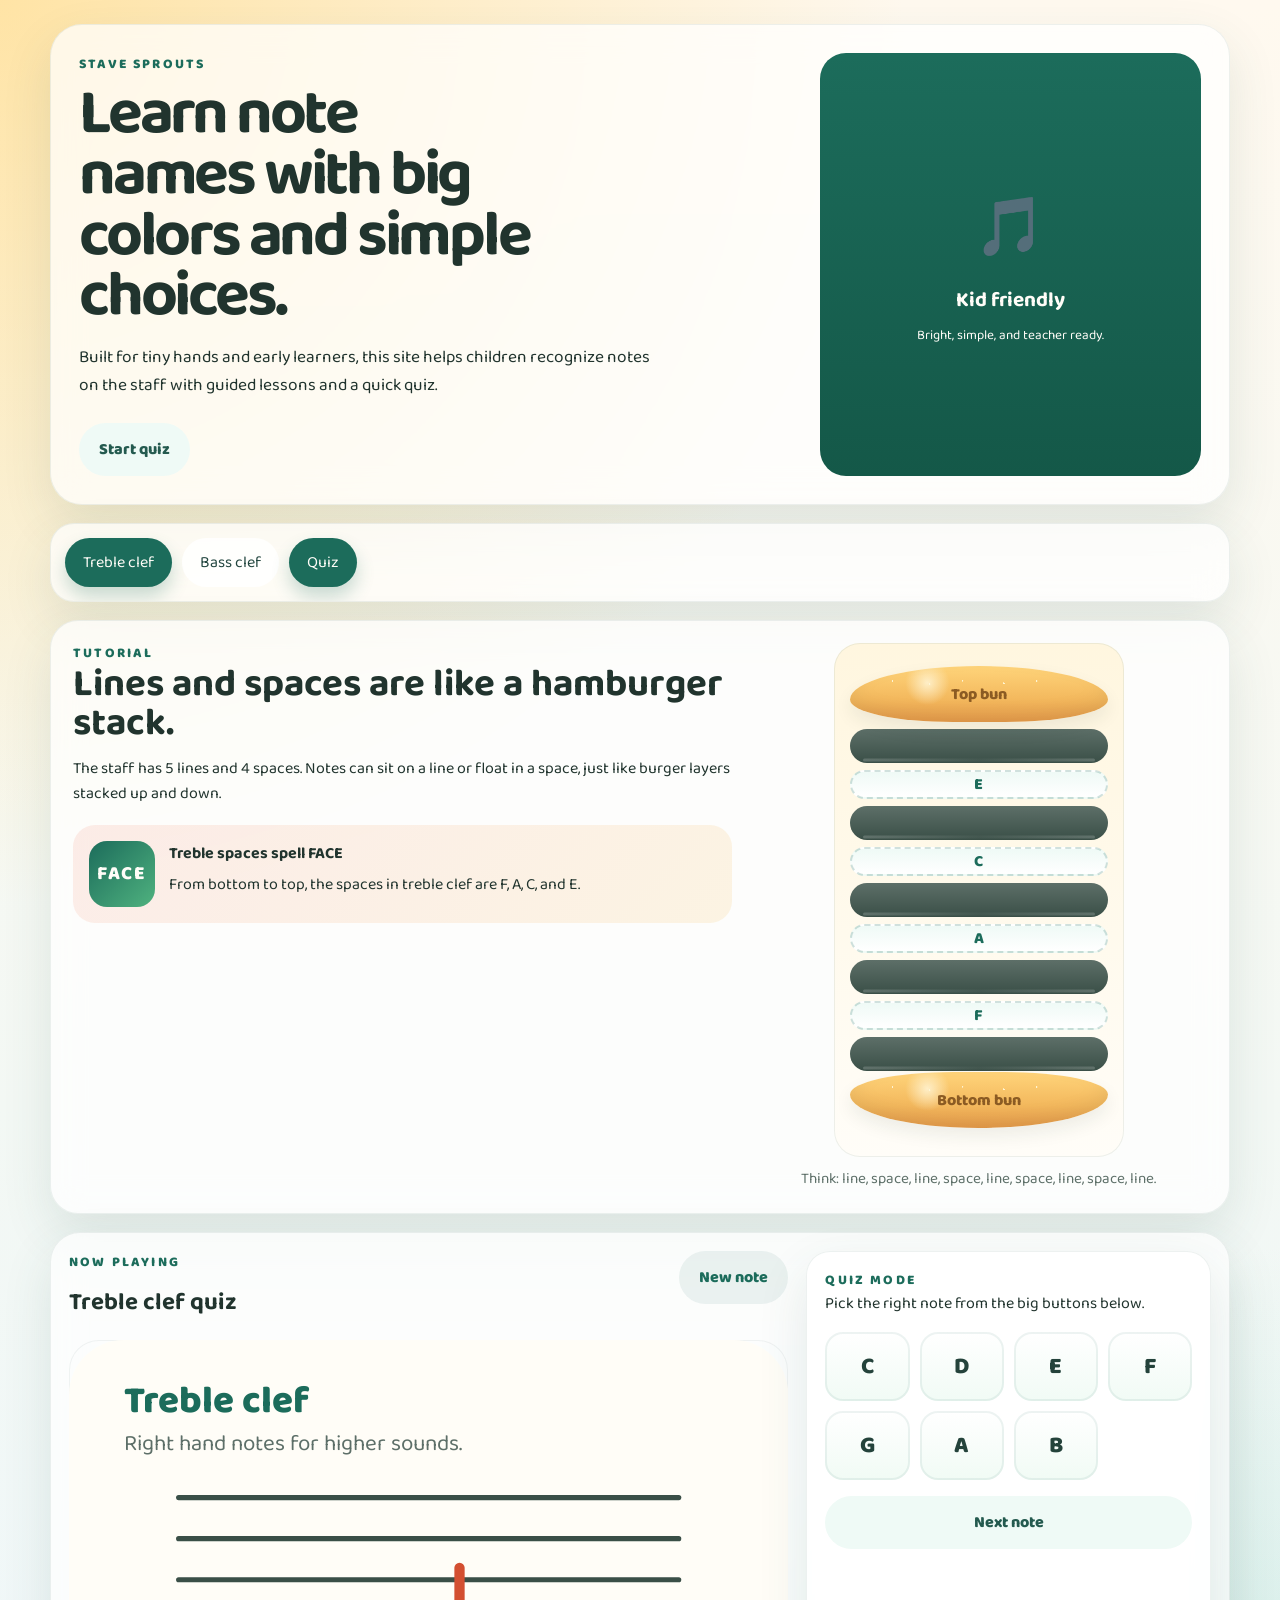
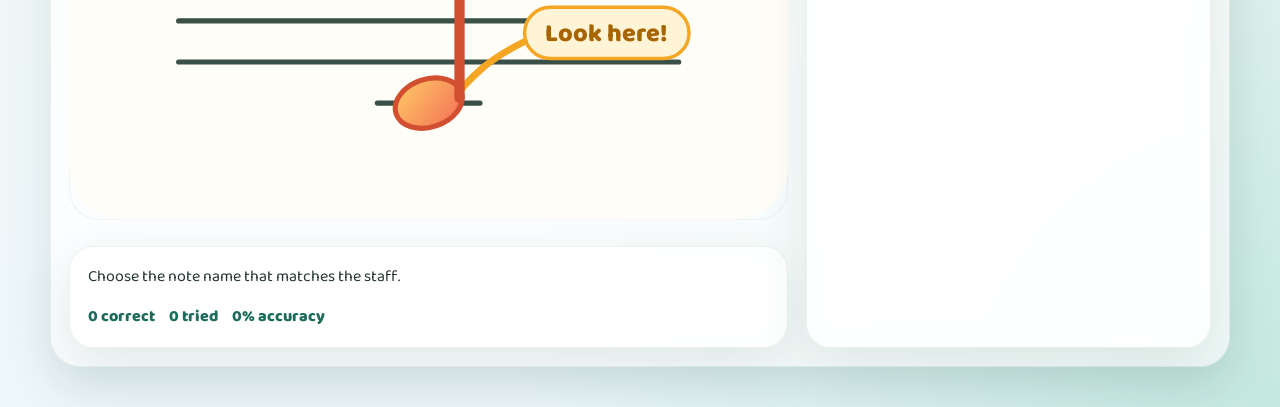
<file: stave/index.html>
<!doctype html>
<html lang="en">
  <head>
    <meta charset="UTF-8" />
    <meta name="viewport" content="width=device-width, initial-scale=1.0" />
    <meta name="theme-color" content="#1c6c5b" />
    <meta
      name="description"
      content="A playful note-recognition website for young piano learners."
    />
    <title>Stave Sprouts</title>
    <link rel="preconnect" href="https://fonts.googleapis.com">
    <link rel="preconnect" href="https://fonts.gstatic.com" crossorigin>
    <link href="https://fonts.googleapis.com/css2?family=Baloo+2:wght@400;700;800&display=swap" rel="stylesheet">
    <link rel="stylesheet" href="./styles.css" />
  </head>
  <body>
    <main class="shell">
      <section class="hero-card">
        <div class="hero-copy">
          <p class="eyebrow">Stave Sprouts</p>
          <h1>Learn note names with big colors and simple choices.</h1>
          <p class="lede">
            Built for tiny hands and early learners, this site helps children recognize notes on the staff with guided lessons and a quick quiz.
          </p>
          <div class="hero-actions">
            <button type="button" class="secondary-button" id="start-quiz-home">Start quiz</button>
          </div>
        </div>
        <div class="hero-badge">
          <span>🎵</span>
          <strong>Kid friendly</strong>
          <small>Bright, simple, and teacher ready.</small>
        </div>
      </section>

      <section class="mode-bar" aria-label="Learning modes">
        <button type="button" class="chip chip-active" id="treble-chip">Treble clef</button>
        <button type="button" class="chip" id="bass-chip">Bass clef</button>
        <!-- Practice mode removed -->
        <button type="button" class="chip" id="quiz-chip">Quiz</button>
      </section>

      <section class="tutorial-card" aria-labelledby="tutorial-title">
        <div class="tutorial-copy">
          <p class="panel-label">Tutorial</p>
          <h2 id="tutorial-title">Lines and spaces are like a hamburger stack.</h2>
          <p>
            The staff has 5 lines and 4 spaces. Notes can sit on a line or float in a space, just like burger layers stacked up and down.
          </p>
          <div class="tutorial-tip">
            <span class="tip-badge">FACE</span>
            <div>
              <strong>Treble spaces spell FACE</strong>
              <p>From bottom to top, the spaces in treble clef are F, A, C, and E.</p>
            </div>
          </div>
        </div>

        <div class="tutorial-visuals">
          <div class="cartoon-stack" aria-hidden="true">
            <div class="stack-item stack-top">Top bun</div>
            <div class="stack-item stack-line">Line</div>
            <div class="stack-item stack-space">E</div>
            <div class="stack-item stack-line">Line</div>
            <div class="stack-item stack-space">C</div>
            <div class="stack-item stack-line">Line</div>
            <div class="stack-item stack-space">A</div>
            <div class="stack-item stack-line">Line</div>
            <div class="stack-item stack-space">F</div>
            <div class="stack-item stack-line">Line</div>
            <div class="stack-item stack-bottom">Bottom bun</div>
          </div>
          <p class="tutorial-caption">Think: line, space, line, space, line, space, line, space, line.</p>
        </div>
      </section>

      <section class="workspace">
        <div class="board-panel">
          <div class="panel-header">
            <div>
              <p class="panel-label">Now playing</p>
              <h2 id="mode-title">Choose quiz</h2>
            </div>
            <button type="button" class="ghost-button" id="next-note" disabled>New note</button>
          </div>

          <div id="board-stage"></div>

          <div class="status-card" aria-live="polite">
            <p id="message">Tap a note to start the game.</p>
            <div class="score-row" id="score-row">
              <span>0 correct</span>
              <span>0 tried</span>
              <span>0% accuracy</span>
            </div>
          </div>
        </div>

        <aside class="side-panel">
          <!-- Practice panel removed -->

          <div class="panel-block">
            <p class="panel-label">Quiz mode</p>
            <p>Pick the right note from the big buttons below.</p>
            <div class="answer-grid" id="answer-grid" aria-label="Note answers"></div>
            <button type="button" class="secondary-button full" id="next-note-quiz" disabled>Next note</button>
          </div>
        </aside>
      </section>
    </main>

    <script type="module" src="./app.js"></script>
    <div id="correct-overlay" class="correct-overlay" aria-hidden="true">
      <canvas id="confetti-canvas" aria-hidden="true"></canvas>
      <div class="ribbon-container" aria-hidden="true">
      </div>
      <div class="overlay-card" role="dialog" aria-modal="true" aria-labelledby="cheers">
        <h3 id="cheers">Great job!</h3>
        <p class="overlay-message">You got it right.</p>
        <button id="overlay-next-note" class="primary-button">Next note</button>
      </div>
    </div>
  </body>
</html>
</file>
<file: stave/styles.css>
:root {
  color-scheme: light;
  font-family: 'Baloo 2', 'Trebuchet MS', 'Comic Sans MS', 'Segoe UI', sans-serif;
  color: #21342e;
  background:
    radial-gradient(circle at top left, rgba(255, 210, 105, 0.55), transparent 38%),
    radial-gradient(circle at bottom right, rgba(118, 204, 175, 0.35), transparent 32%),
    linear-gradient(180deg, #fff9ef 0%, #f3f8f4 55%, #eef7fb 100%);
}

* {
  box-sizing: border-box;
}

body {
  margin: 0;
  min-width: 320px;
  min-height: 100vh;
  background: transparent;
}

button {
  font: inherit;
}

.shell {
  width: min(1180px, calc(100% - 32px));
  margin: 0 auto;
  padding: 24px 0 40px;
}

.hero-card,
.workspace,
.mode-bar,
.panel-block,
.status-card {
  backdrop-filter: blur(16px);
  background: rgba(255, 255, 255, 0.72);
  border: 1px solid rgba(35, 76, 66, 0.08);
  box-shadow: 0 20px 50px rgba(47, 92, 80, 0.12);
}

.hero-card {
  display: grid;
  grid-template-columns: 1.7fr 0.9fr;
  gap: 20px;
  align-items: stretch;
  border-radius: 32px;
  padding: 28px;
}

.hero-copy h1 {
  margin: 0;
  max-width: 12ch;
  font-size: clamp(2.2rem, 5vw, 4.9rem);
  line-height: 0.95;
  letter-spacing: -0.05em;
}

.eyebrow,
.panel-label {
  margin: 0 0 10px;
  color: #1c6c5b;
  font-size: 0.85rem;
  font-weight: 800;
  letter-spacing: 0.16em;
  text-transform: uppercase;
}

.lede {
  max-width: 58ch;
  margin: 16px 0 0;
  font-size: 1.08rem;
  line-height: 1.6;
}

.hero-actions {
  display: flex;
  gap: 12px;
  margin-top: 24px;
  flex-wrap: wrap;
}

.primary-button,
.secondary-button,
.ghost-button,
.chip,
.answer-button {
  border: 0;
  cursor: pointer;
  transition: transform 160ms ease, box-shadow 160ms ease, background-color 160ms ease, opacity 160ms ease;
}

.primary-button,
.secondary-button,
.ghost-button {
  border-radius: 999px;
  padding: 14px 20px;
  font-weight: 800;
}

.primary-button {
  color: #fffdf8;
  background: linear-gradient(135deg, #f36f56, #f5a623);
  box-shadow: 0 12px 24px rgba(243, 111, 86, 0.24);
}

.secondary-button {
  color: #245a4f;
  background: #effaf6;
}

.ghost-button {
  color: #1c6c5b;
  background: rgba(28, 108, 91, 0.08);
}

.primary-button:hover,
.secondary-button:hover,
.ghost-button:hover,
.chip:hover,
.answer-button:hover {
  transform: translateY(-2px);
}

.primary-button:disabled,
.secondary-button:disabled,
.ghost-button:disabled,
.chip:disabled,
.answer-button:disabled {
  cursor: not-allowed;
  opacity: 0.55;
  transform: none;
}

.hero-badge {
  display: grid;
  place-content: center;
  gap: 8px;
  min-height: 100%;
  padding: 20px;
  border-radius: 26px;
  text-align: center;
  color: #fffdf8;
  background: linear-gradient(180deg, #1c6c5b 0%, #145848 100%);
}

.hero-badge span {
  font-size: 3.6rem;
  display: inline-block;
  transform-origin: center;
  animation: float 3000ms ease-in-out infinite;
}

.hero-badge strong {
  font-size: 1.3rem;
}

.mode-bar {
  display: flex;
  gap: 10px;
  margin-top: 18px;
  padding: 14px;
  border-radius: 24px;
  overflow-x: auto;
}

.tutorial-card {
  display: grid;
  grid-template-columns: 1.3fr 0.9fr;
  gap: 18px;
  margin-top: 18px;
  padding: 22px;
  border-radius: 28px;
  backdrop-filter: blur(16px);
  background: rgba(255, 255, 255, 0.74);
  border: 1px solid rgba(35, 76, 66, 0.08);
  box-shadow: 0 20px 50px rgba(47, 92, 80, 0.12);
}

.tutorial-copy h2 {
  margin: 0 0 12px;
  font-size: clamp(1.5rem, 3vw, 2.4rem);
  line-height: 1.02;
}

.tutorial-copy p {
  margin: 0;
  line-height: 1.6;
}

.tutorial-tip {
  display: flex;
  gap: 14px;
  align-items: start;
  margin-top: 18px;
  padding: 16px;
  border-radius: 22px;
  background: linear-gradient(135deg, rgba(243, 111, 86, 0.12), rgba(245, 166, 35, 0.12));
}

.tip-badge {
  display: grid;
  place-items: center;
  min-width: 66px;
  min-height: 66px;
  border-radius: 18px;
  color: #fffdf8;
  background: linear-gradient(135deg, #1c6c5b, #4fb27f);
  font-size: 1.2rem;
  font-weight: 900;
  letter-spacing: 0.08em;
}

.tutorial-tip strong {
  display: block;
  margin-bottom: 6px;
}

.tutorial-visuals {
  display: grid;
  place-items: center;
  gap: 10px;
}

.cartoon-stack {
  width: min(100%, 290px);
  padding: 16px;
  border-radius: 26px;
  background: linear-gradient(180deg, #fff6df 0%, #fffdf8 100%);
  box-shadow: inset 0 0 0 1px rgba(35, 76, 66, 0.08);
}

.stack-item {
  display: grid;
  place-items: center;
  margin: 7px 0;
  border-radius: 999px;
  font-weight: 900;
}

.stack-item {
  transition: transform 220ms cubic-bezier(.2,.9,.2,1), box-shadow 220ms;
}

.stack-item:hover{ transform: translateY(-6px) scale(1.02); box-shadow: 0 14px 30px rgba(24,58,46,0.12); }

.stack-line::after{ content: ""; display:block; height:3px; width:90%; background:linear-gradient(90deg,#ffffff,#fff3,#ffffff); border-radius:999px; opacity:0.18; margin-top:6px; transform:translateY(-50%);}

.primary-button {
  animation: gentle-pop 2400ms ease-in-out infinite;
}

@keyframes gentle-pop {
  0%,100% { transform: translateY(0); }
  50% { transform: translateY(-4px) scale(1.02); }
}

@keyframes float {
  0% { transform: translateY(0); }
  50% { transform: translateY(-6px); }
  100% { transform: translateY(0); }
}

.stack-top,
.stack-bottom {
  min-height: 56px;
  color: #8b5b23;
  position: relative;
  border-radius: 50% 50% 40% 40% / 60% 60% 40% 40%;
  background: radial-gradient(circle at 30% 30%, rgba(255, 243, 209, 0.9) 0%, rgba(255,243,209,0.0) 12%), linear-gradient(180deg, #ffd47a 0%, #f3b85d 60%, #e69b4a 100%);
  box-shadow: inset 0 -8px 18px rgba(0,0,0,0.06), 0 8px 18px rgba(21,46,34,0.08);
  overflow: visible;
}

.stack-top::after,
.stack-bottom::after {
  /* sesame seed scatter */
  content: "";
  position: absolute;
  left: 10%;
  right: 10%;
  top: 18%;
  height: 36%;
  background-image: radial-gradient(circle at 8% 20%, #fff7d9 0.8px, transparent 1px),
                    radial-gradient(circle at 26% 36%, #fff7d9 0.9px, transparent 1px),
                    radial-gradient(circle at 42% 18%, #fff7d9 0.85px, transparent 1px),
                    radial-gradient(circle at 62% 32%, #fff7d9 0.9px, transparent 1px),
                    radial-gradient(circle at 78% 20%, #fff7d9 0.8px, transparent 1px);
  background-size: 100% 100%;
  pointer-events: none;
  opacity: 0.95;
}

.stack-bottom {
  /* flip the shape for the bottom bun */
  border-radius: 40% 40% 50% 50% / 40% 40% 60% 60%;
  transform: translateY(-6px);
}

/* Correct-answer overlay */
.correct-overlay {
  position: fixed;
  inset: 0;
  display: grid;
  place-items: center;
  background: rgba(12, 24, 18, 0.36);
  z-index: 1200;
  opacity: 0;
  pointer-events: none;
  transition: opacity 260ms ease;
}
.correct-overlay canvas {
  position: absolute;
  inset: 0;
  width: 100%;
  height: 100%;
  display: block;
}
.correct-overlay.show {
  opacity: 1;
  pointer-events: auto;
}
.ribbon-container {
  position: absolute;
  inset: 0;
  overflow: hidden;
  pointer-events: none;
}

.overlay-card {
  position: relative;
  background: #fffef9;
  border-radius: 18px;
  padding: 22px 28px;
  box-shadow: 0 30px 60px rgba(21,46,34,0.18);
  text-align: center;
  z-index: 1210;
  transform: translateY(8px);
}
.overlay-card h3 { margin: 0 0 8px; font-size: 1.4rem; }
.overlay-card #cheers {
  margin: 0 0 8px;
  font-size: 3rem;
  color: #ff5733;
  font-weight: bold;
  opacity: 0;
  animation: animateText 4s ease-in-out infinite;
  z-index: 10;
}
.overlay-card .overlay-message { margin: 0 0 16px; color: #5d6f68; }
.overlay-card .primary-button { min-width: 160px; }

@keyframes animateText {
  0% {
    opacity: 0;
    transform: translateY(40px);
  }
  50% {
    opacity: 1;
    transform: translateY(0);
  }
  100% {
    opacity: 0;
    transform: translateY(-40px);
  }
}

.stack-line {
  min-height: 16px;
  color: transparent;
  background: linear-gradient(180deg, #5d6f68, #3a4f47);
}

.stack-space {
  min-height: 24px;
  color: #1c6c5b;
  background: linear-gradient(180deg, #effaf6, #ffffff);
  border: 2px dashed rgba(28, 108, 91, 0.2);
}

.tutorial-caption {
  margin: 0;
  text-align: center;
  color: #5d6f68;
  font-size: 0.95rem;
}

.chip {
  border-radius: 999px;
  padding: 12px 18px;
  color: #23463f;
  background: rgba(255, 255, 255, 0.84);
  white-space: nowrap;
}

.chip-active {
  color: #fffdf8;
  background: #1c6c5b;
  box-shadow: 0 10px 18px rgba(28, 108, 91, 0.24);
}

.workspace {
  display: grid;
  grid-template-columns: 1.6fr 0.9fr;
  gap: 18px;
  margin-top: 18px;
  padding: 18px;
  border-radius: 30px;
}

.board-panel,
.side-panel {
  display: grid;
  gap: 18px;
}

.panel-header {
  display: flex;
  justify-content: space-between;
  align-items: start;
  gap: 16px;
}

.panel-header h2 {
  margin: 0;
  font-size: 1.5rem;
}

.note-board {
  width: 100%;
  height: auto;
  border-radius: 30px;
  box-shadow: inset 0 0 0 1px rgba(35, 76, 66, 0.06);
}

.staff-line {
  stroke: #3a4f47;
  stroke-width: 3;
  stroke-linecap: round;
}

.ledger-line {
  stroke: #3a4f47;
  stroke-width: 3;
  stroke-linecap: round;
}

.note-head {
  fill: url(#noteFill);
  stroke: #d34f31;
  stroke-width: 3;
  transform: rotate(-14deg);
  transform-origin: center;
}

.note-stem {
  fill: #d34f31;
}

.staff-label {
  fill: #1c6c5b;
  font-size: 1.4rem;
  font-weight: 800;
}

.staff-caption {
  fill: #5d6f68;
  font-size: 0.82rem;
}

.staff-prompt {
  fill: #a66500;
  font-size: 0.92rem;
  font-weight: 900;
}

.staff-feedback {
  fill: #8b5900;
  font-size: 0.88rem;
  font-weight: 900;
}

.sparkle {
  fill: rgba(255, 205, 96, 0.9);
}

.status-card,
.panel-block {
  border-radius: 24px;
  padding: 18px;
}

.status-card p,
.panel-block p {
  margin: 0;
  line-height: 1.55;
}

.score-row {
  display: flex;
  gap: 14px;
  flex-wrap: wrap;
  margin-top: 14px;
  color: #1c6c5b;
  font-weight: 800;
}

.full {
  width: 100%;
  margin-top: 16px;
}

.answer-grid {
  display: grid;
  grid-template-columns: repeat(4, minmax(0, 1fr));
  gap: 10px;
  margin-top: 16px;
}

.answer-button {
  min-height: 60px;
  border-radius: 18px;
  padding: 16px;
  color: #24433b;
  background: linear-gradient(180deg, #ffffff 0%, #f1fbf5 100%);
  box-shadow: inset 0 0 0 2px rgba(28, 108, 91, 0.08);
  font-size: 1.45rem;
  font-weight: 900;
}

.answer-button:active{ transform: scale(.98); }
.answer-button{ transition: transform 160ms ease, box-shadow 160ms ease; }

.sparkle-anim{ animation: sparkle 1400ms linear infinite; }

@keyframes sparkle {
  0% { filter: drop-shadow(0 0 0 rgba(255,205,96,0)); }
  50% { filter: drop-shadow(0 6px 12px rgba(255,205,96,0.18)); }
  100% { filter: drop-shadow(0 0 0 rgba(255,205,96,0)); }
}

.answer-idle {
  opacity: 0.88;
}

.answer-correct {
  color: #fffdf8;
  background: linear-gradient(135deg, #4fb27f, #1c6c5b);
}

.answer-wrong {
  color: #fffdf8;
  background: linear-gradient(135deg, #f36f56, #cf4d48);
}

@media (max-width: 920px) {
  .hero-card,
  .tutorial-card,
  .workspace {
    grid-template-columns: 1fr;
  }

  .hero-copy h1 {
    max-width: none;
  }
}

@media (max-width: 640px) {
  .shell {
    width: min(100% - 20px, 1180px);
    padding-top: 10px;
  }

  .hero-card,
  .tutorial-card,
  .workspace {
    padding: 16px;
    border-radius: 24px;
  }

  .answer-grid {
    grid-template-columns: repeat(2, minmax(0, 1fr));
  }

  .panel-header {
    flex-direction: column;
  }
}
</file>
